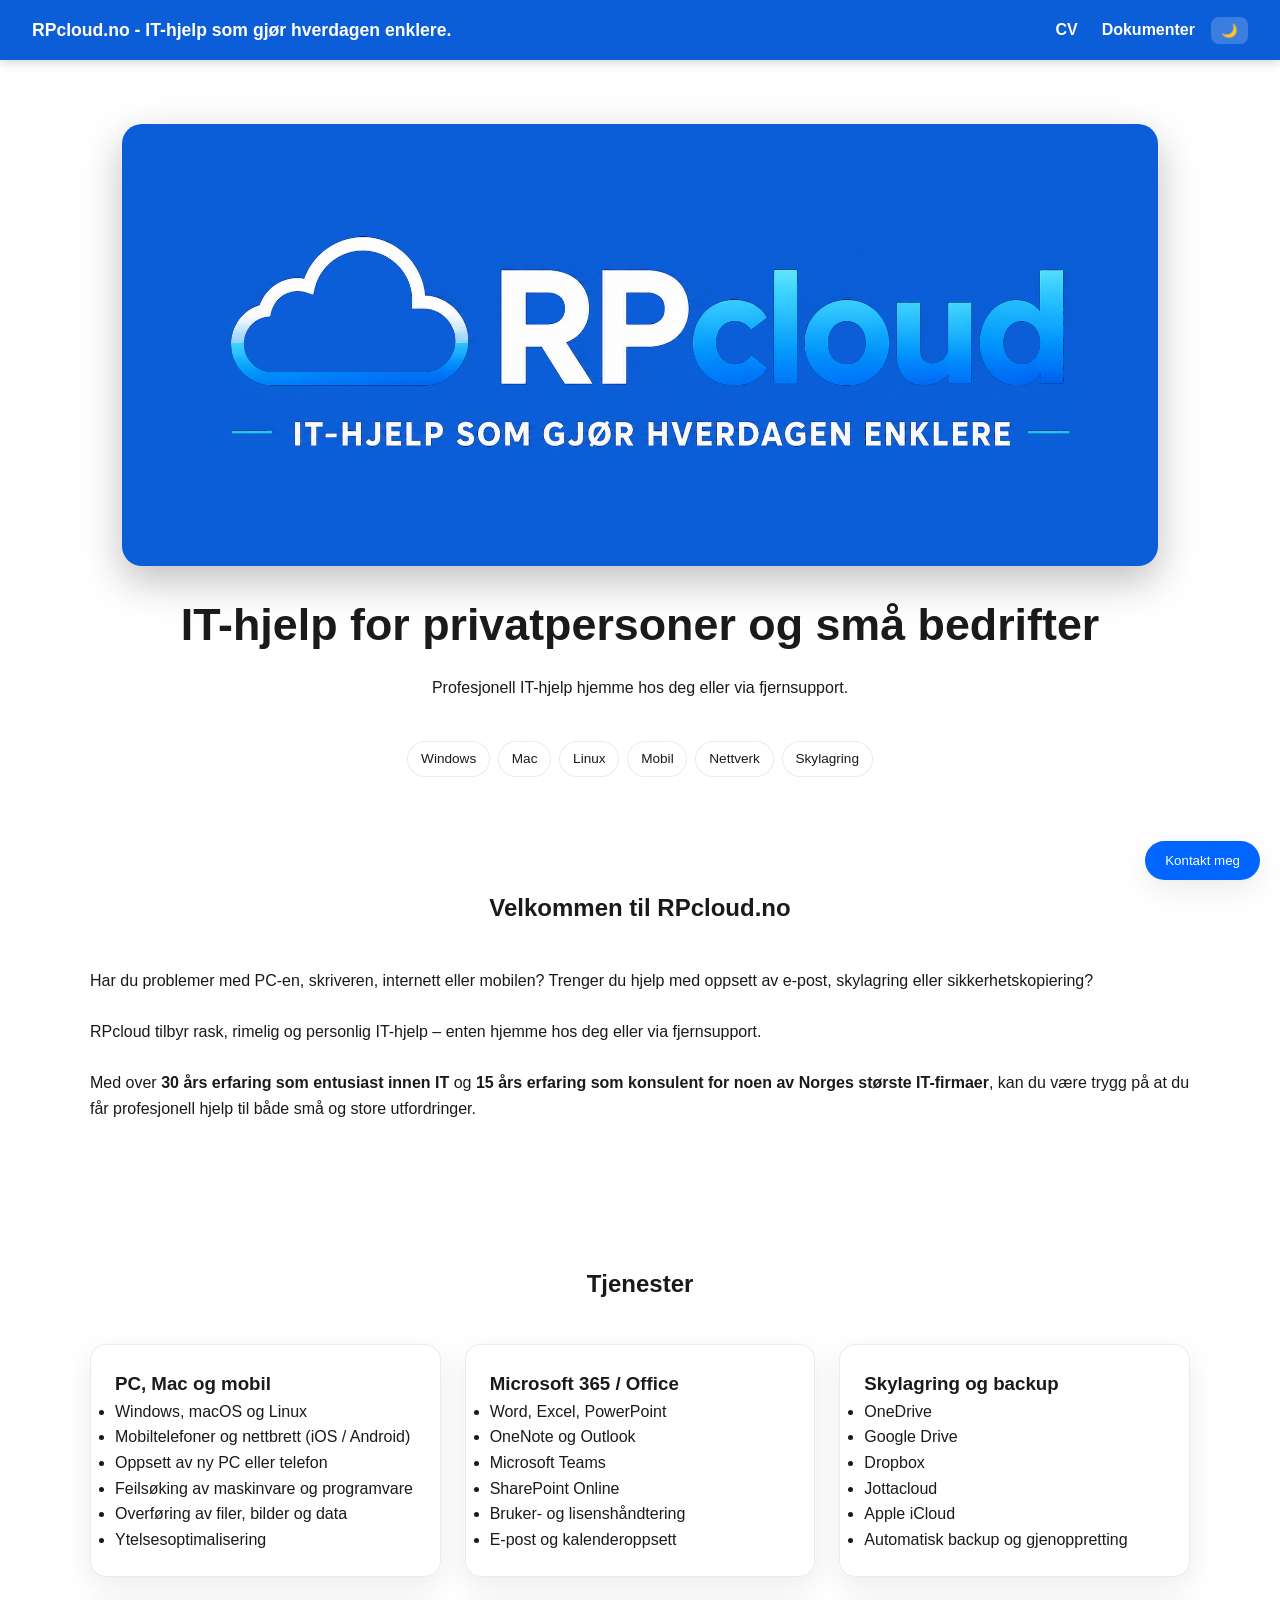
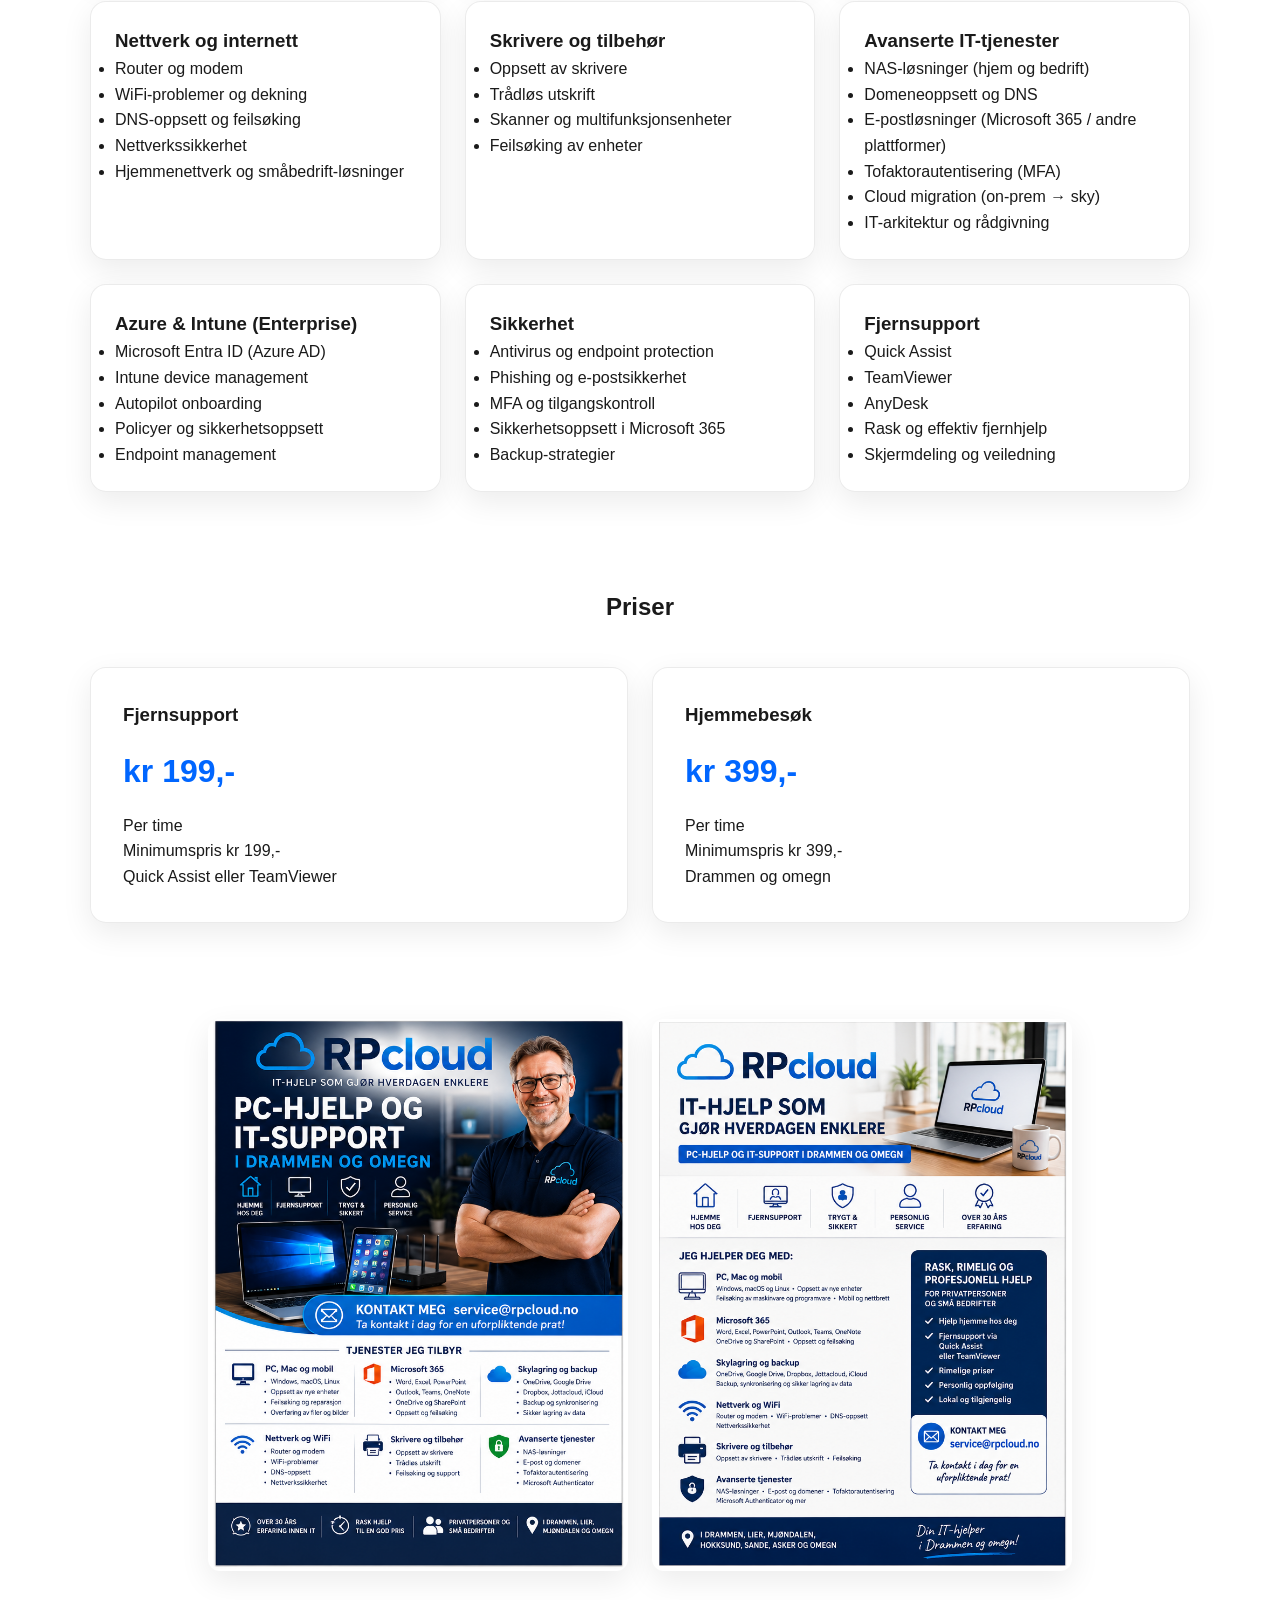
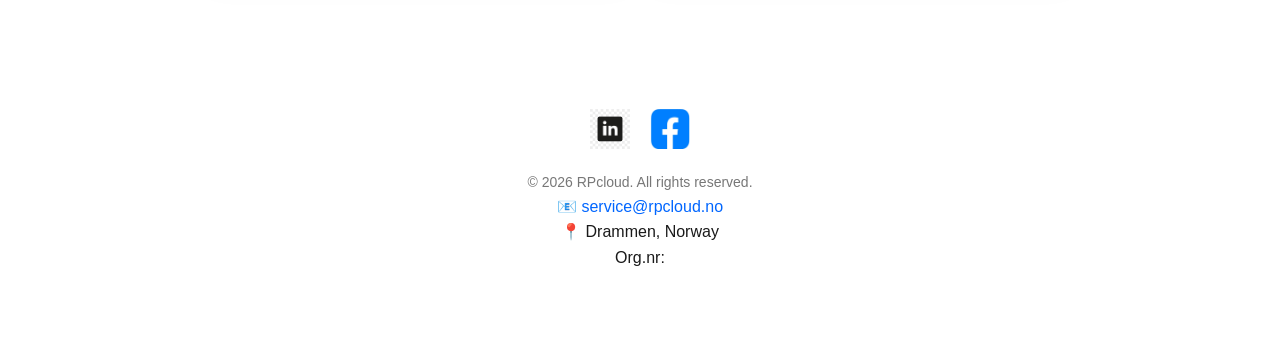
<file: index.html>
<!DOCTYPE html>
<html lang="en">

<head>

    <!-- META + PAGE SETTINGS -->
    <meta charset="UTF-8">
    <meta name="viewport" content="width=device-width, initial-scale=1.0">
    <meta name="viewport" content="width=device-width, initial-scale=1.0">

    <title>RPcloud.no | IT-hjelp for privatpersoner og små bedrifter</title>

    <link rel="icon" href="assets/favicon/favicon.png">

    <link rel="stylesheet" href="assets/css/styles.css">

    <!-- Open Graph / Social Sharing -->
    <meta property="og:title" content="RPcloud - IT-hjelp i Drammen">
    <meta property="og:description"
        content="Profesjonell IT-hjelp for PC, Mac, nettverk, skylagring og mer – hjemme hos deg eller via fjernsupport.">
    <meta property="og:type" content="website">
    <meta property="og:url" content="https://rpcloud.no/">
    <meta property="og:image" content="https://rpcloud.no/assets/img/branding/RPcloud_Blue_Trans.png">
    <meta property="og:image:width" content="1200">
    <meta property="og:image:height" content="630">

    <!-- Twitter Card -->
    <meta name="twitter:card" content="summary_large_image">
    <meta name="twitter:title" content="RPcloud - IT-hjelp i Drammen">
    <meta name="twitter:description" content="Profesjonell IT-hjelp for PC, Mac, nettverk, skylagring og mer.">
    <meta name="twitter:image" content="https://rpcloud.no/assets/img/branding/RPcloud_Blue_Trans.png">

</head>

<body>

    <!-- =========================================
        NAVBAR
    ========================================= -->

    <header class="navbar">

        <div class="logo">RPcloud.no - IT-hjelp som gjør hverdagen enklere.</div>

        <nav class="nav-links">
            <a href="pages/cv.html">CV</a>
            <a href="pages/documents.html">Dokumenter</a>
        </nav>

        <button id="theme-toggle">🌙</button>

    </header>


    <!-- =========================================
        HERO SECTION
    ========================================= -->

    <header class="hero">

        <div class="hero-inner container">

            <div class="logo-wrap">
                <img src="assets/img/branding/RPcloud_Blue_Trans.png" alt="RPcloud Logo" class="hero-logo">
            </div>

            <h1>IT-hjelp for privatpersoner og små bedrifter</h1>

            <p class="hero-subtitle">
                Profesjonell IT-hjelp hjemme hos deg eller via fjernsupport.
            </p>

            <div class="badges">
                <span>Windows</span>
                <span>Mac</span>
                <span>Linux</span>
                <span>Mobil</span>
                <span>Nettverk</span>
                <span>Skylagring</span>
            </div>

        </div>

    </header>


    <!-- =========================================
        ABOUT SECTION (UPDATED)
    ========================================= -->

    <section id="about" class="section container">

        <h2>Velkommen til RPcloud.no</h2>

        <div class="about">

            <p>
                Har du problemer med PC-en, skriveren, internett eller mobilen?
                Trenger du hjelp med oppsett av e-post, skylagring eller sikkerhetskopiering?
            </p>

            <br>

            <p>
                RPcloud tilbyr rask, rimelig og personlig IT-hjelp – enten hjemme hos deg eller via fjernsupport.
            </p>

            <br>


            <p>
                Med over <strong>30 års erfaring som entusiast innen IT</strong> og
                <strong>15 års erfaring som konsulent for noen av Norges største IT-firmaer</strong>,
                kan du være trygg på at du får profesjonell hjelp til både små og store utfordringer.
            </p>

        </div>

    </section>


    <!-- =========================================
        SERVICES SECTION
    ========================================= -->

    <section class="section container">


        <section class="section container">

            <h2>Tjenester</h2>

            <div class="cards">

                <div class="card">
                    <h3>PC, Mac og mobil</h3>
                    <ul>
                        <li>Windows, macOS og Linux</li>
                        <li>Mobiltelefoner og nettbrett (iOS / Android)</li>
                        <li>Oppsett av ny PC eller telefon</li>
                        <li>Feilsøking av maskinvare og programvare</li>
                        <li>Overføring av filer, bilder og data</li>
                        <li>Ytelsesoptimalisering</li>
                    </ul>
                </div>

                <div class="card">
                    <h3>Microsoft 365 / Office</h3>
                    <ul>
                        <li>Word, Excel, PowerPoint</li>
                        <li>OneNote og Outlook</li>
                        <li>Microsoft Teams</li>
                        <li>SharePoint Online</li>
                        <li>Bruker- og lisenshåndtering</li>
                        <li>E-post og kalenderoppsett</li>
                    </ul>
                </div>

                <div class="card">
                    <h3>Skylagring og backup</h3>
                    <ul>
                        <li>OneDrive</li>
                        <li>Google Drive</li>
                        <li>Dropbox</li>
                        <li>Jottacloud</li>
                        <li>Apple iCloud</li>
                        <li>Automatisk backup og gjenoppretting</li>
                    </ul>
                </div>

                <div class="card">
                    <h3>Nettverk og internett</h3>
                    <ul>
                        <li>Router og modem</li>
                        <li>WiFi-problemer og dekning</li>
                        <li>DNS-oppsett og feilsøking</li>
                        <li>Nettverkssikkerhet</li>
                        <li>Hjemmenettverk og småbedrift-løsninger</li>
                    </ul>
                </div>

                <div class="card">
                    <h3>Skrivere og tilbehør</h3>
                    <ul>
                        <li>Oppsett av skrivere</li>
                        <li>Trådløs utskrift</li>
                        <li>Skanner og multifunksjonsenheter</li>
                        <li>Feilsøking av enheter</li>
                    </ul>
                </div>

                <div class="card">
                    <h3>Avanserte IT-tjenester</h3>
                    <ul>
                        <li>NAS-løsninger (hjem og bedrift)</li>
                        <li>Domeneoppsett og DNS</li>
                        <li>E-postløsninger (Microsoft 365 / andre plattformer)</li>
                        <li>Tofaktorautentisering (MFA)</li>
                        <li>Cloud migration (on-prem → sky)</li>
                        <li>IT-arkitektur og rådgivning</li>
                    </ul>
                </div>

                <div class="card">
                    <h3>Azure & Intune (Enterprise)</h3>
                    <ul>
                        <li>Microsoft Entra ID (Azure AD)</li>
                        <li>Intune device management</li>
                        <li>Autopilot onboarding</li>
                        <li>Policyer og sikkerhetsoppsett</li>
                        <li>Endpoint management</li>
                    </ul>
                </div>

                <div class="card">
                    <h3>Sikkerhet</h3>
                    <ul>
                        <li>Antivirus og endpoint protection</li>
                        <li>Phishing og e-postsikkerhet</li>
                        <li>MFA og tilgangskontroll</li>
                        <li>Sikkerhetsoppsett i Microsoft 365</li>
                        <li>Backup-strategier</li>
                    </ul>
                </div>

                <div class="card">
                    <h3>Fjernsupport</h3>
                    <ul>
                        <li>Quick Assist</li>
                        <li>TeamViewer</li>
                        <li>AnyDesk</li>
                        <li>Rask og effektiv fjernhjelp</li>
                        <li>Skjermdeling og veiledning</li>
                    </ul>
                </div>

            </div>

        </section>
        <!-- =========================================
        PRICING SECTION
    ========================================= -->

        <section class="section container">

            <h2>Priser</h2>

            <div class="price-grid">

                <div class="price-box">
                    <h3>Fjernsupport</h3>
                    <div class="price">kr 199,-</div>
                    <p>Per time</p>
                    <p>Minimumspris kr 199,-</p>
                    <p>Quick Assist eller TeamViewer</p>
                </div>

                <div class="price-box">
                    <h3>Hjemmebesøk</h3>
                    <div class="price">kr 399,-</div>
                    <p>Per time</p>
                    <p>Minimumspris kr 399,-</p>
                    <p>Drammen og omegn</p>
                </div>

            </div>

        </section>


        <!-- =========================================
        IMAGE / PROMO SECTION
    ========================================= -->

        <section class="section container center">

            <img src="assets/img/ui/rpcloud-add01.png" class="gallery-image" alt="Promo 1">

            <img src="assets/img/ui/rpcloud-add02.png" class="gallery-image" alt="Promo 2">

        </section>


        <!-- =========================================
        FLOATING BUTTONS
    ========================================= -->

        <button id="scrollTopBtn">↑</button>

        <button id="contactBtn">Kontakt meg</button>


        <!-- =========================================
        CONTACT MODAL
    ========================================= -->

        <div id="contact-modal" class="modal">

            <div class="modal-content contact-modal">

                <h2>Kontakt meg</h2>

                <form class="contact-form" action="https://formspree.io/f/xnjylrqz" method="POST">

                    <div class="form-group">
                        <label>Name</label>
                        <input type="text" name="name" required>
                    </div>

                    <div class="form-group">
                        <label>Email</label>
                        <input type="email" name="email" required>
                    </div>

                    <div class="form-group">
                        <label>Message</label>
                        <textarea name="message" required></textarea>
                    </div>

                    <input type="hidden" name="_subject" value="New message from RPcloud.no">

                    <button type="submit" class="btn full-width">Send</button>

                </form>

                <button id="close-modal" class="btn secondary">Close</button>

            </div>

        </div>


        <!-- =========================================
        JS ENTRY
    ========================================= -->

        <script src="assets/js/main.js"></script>


        <footer class="site-footer">
            <div class="footer-icons">
                <a href="https://www.linkedin.com/in/rune-p-1a289059/" target="_blank" aria-label="LinkedIn">
                    <img src="assets/img/ui/linkedin-icon.png" alt="LinkedIn">
                </a>

                <a href="https://www.facebook.com/profile.php?id=61590900236320" target="_blank" aria-label="Facebook">
                    <img src="assets/img/ui/fb-icon.png" alt="Facebook">
                </a>

            </div>

            <div class="footer-copy">
                © 2026 RPcloud. All rights reserved.
            </div>
            <div class="footer-contact">
                <p>📧 <a href="mailto:service@rpcloud.no">service@rpcloud.no</a></p>
                <p>📍 Drammen, Norway</p>
                <p>Org.nr: </p>
            </div>
        </footer>
</body>

</html>
</file>
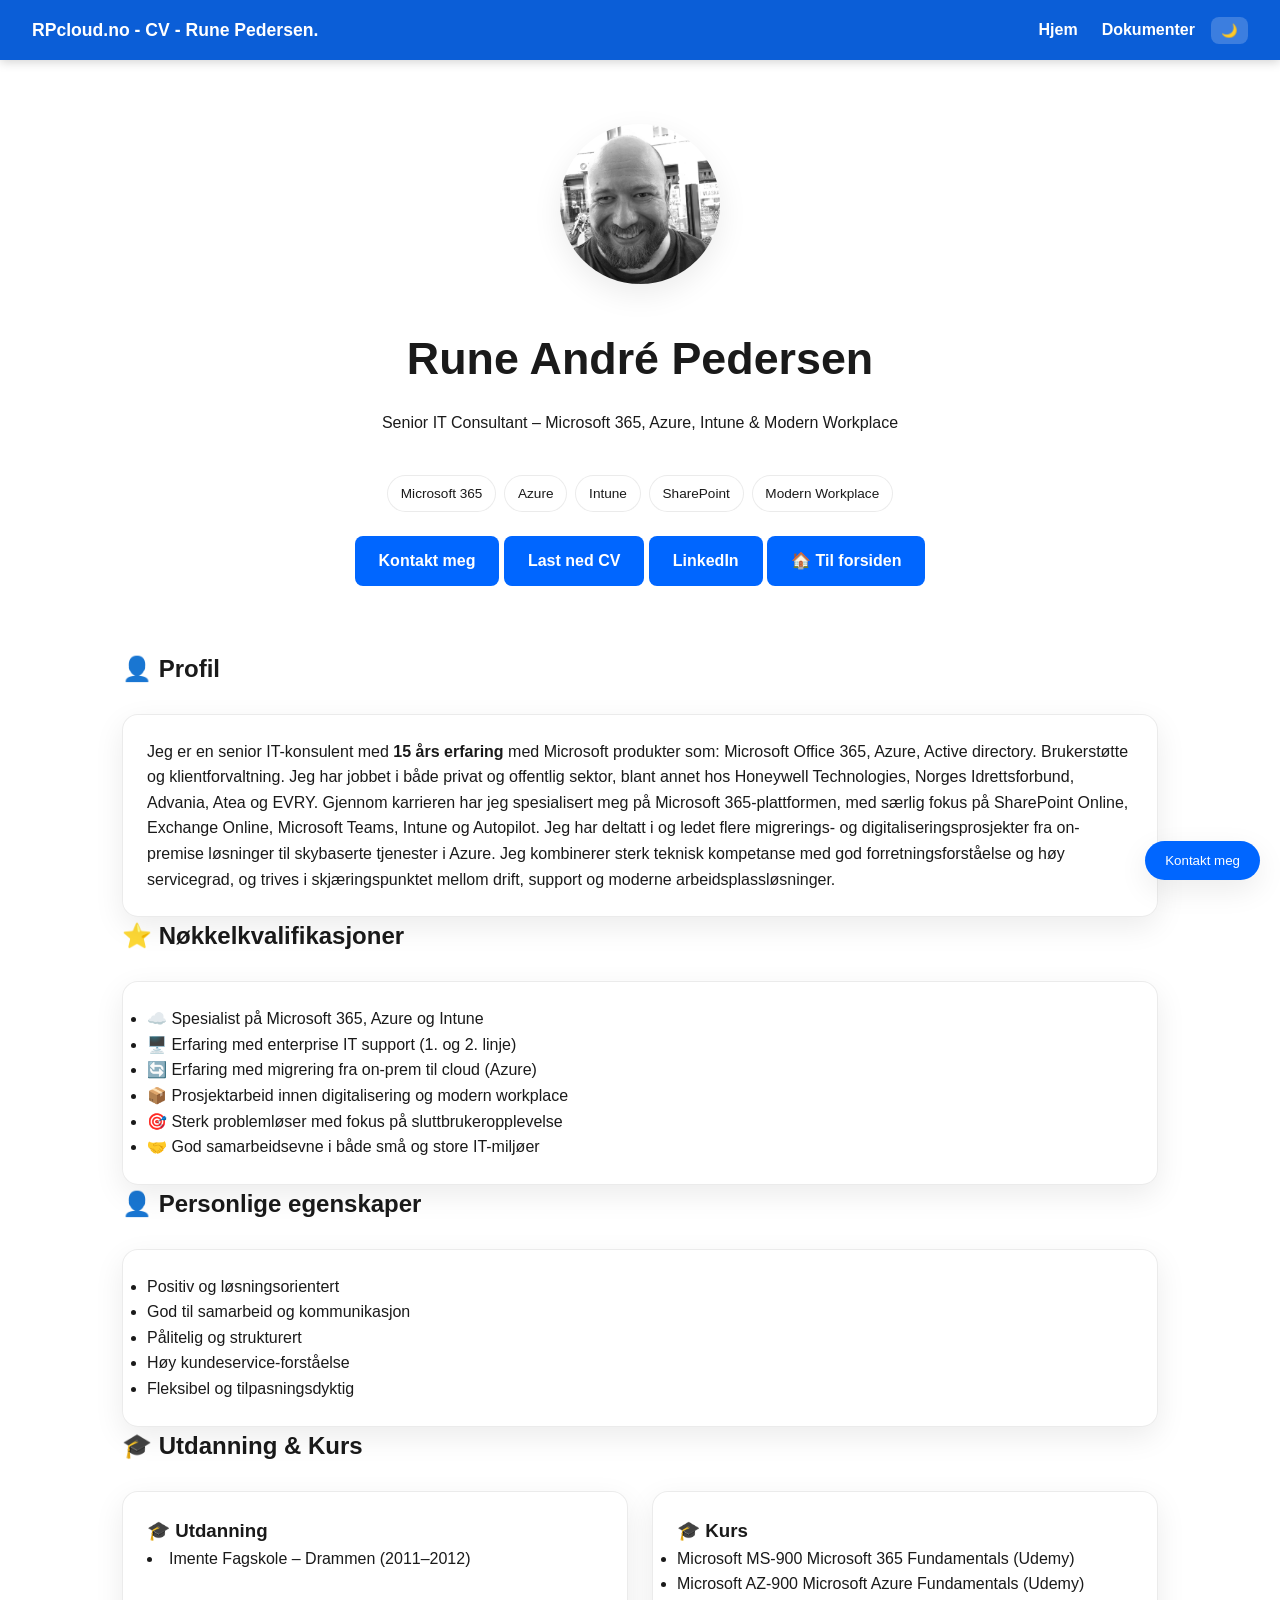
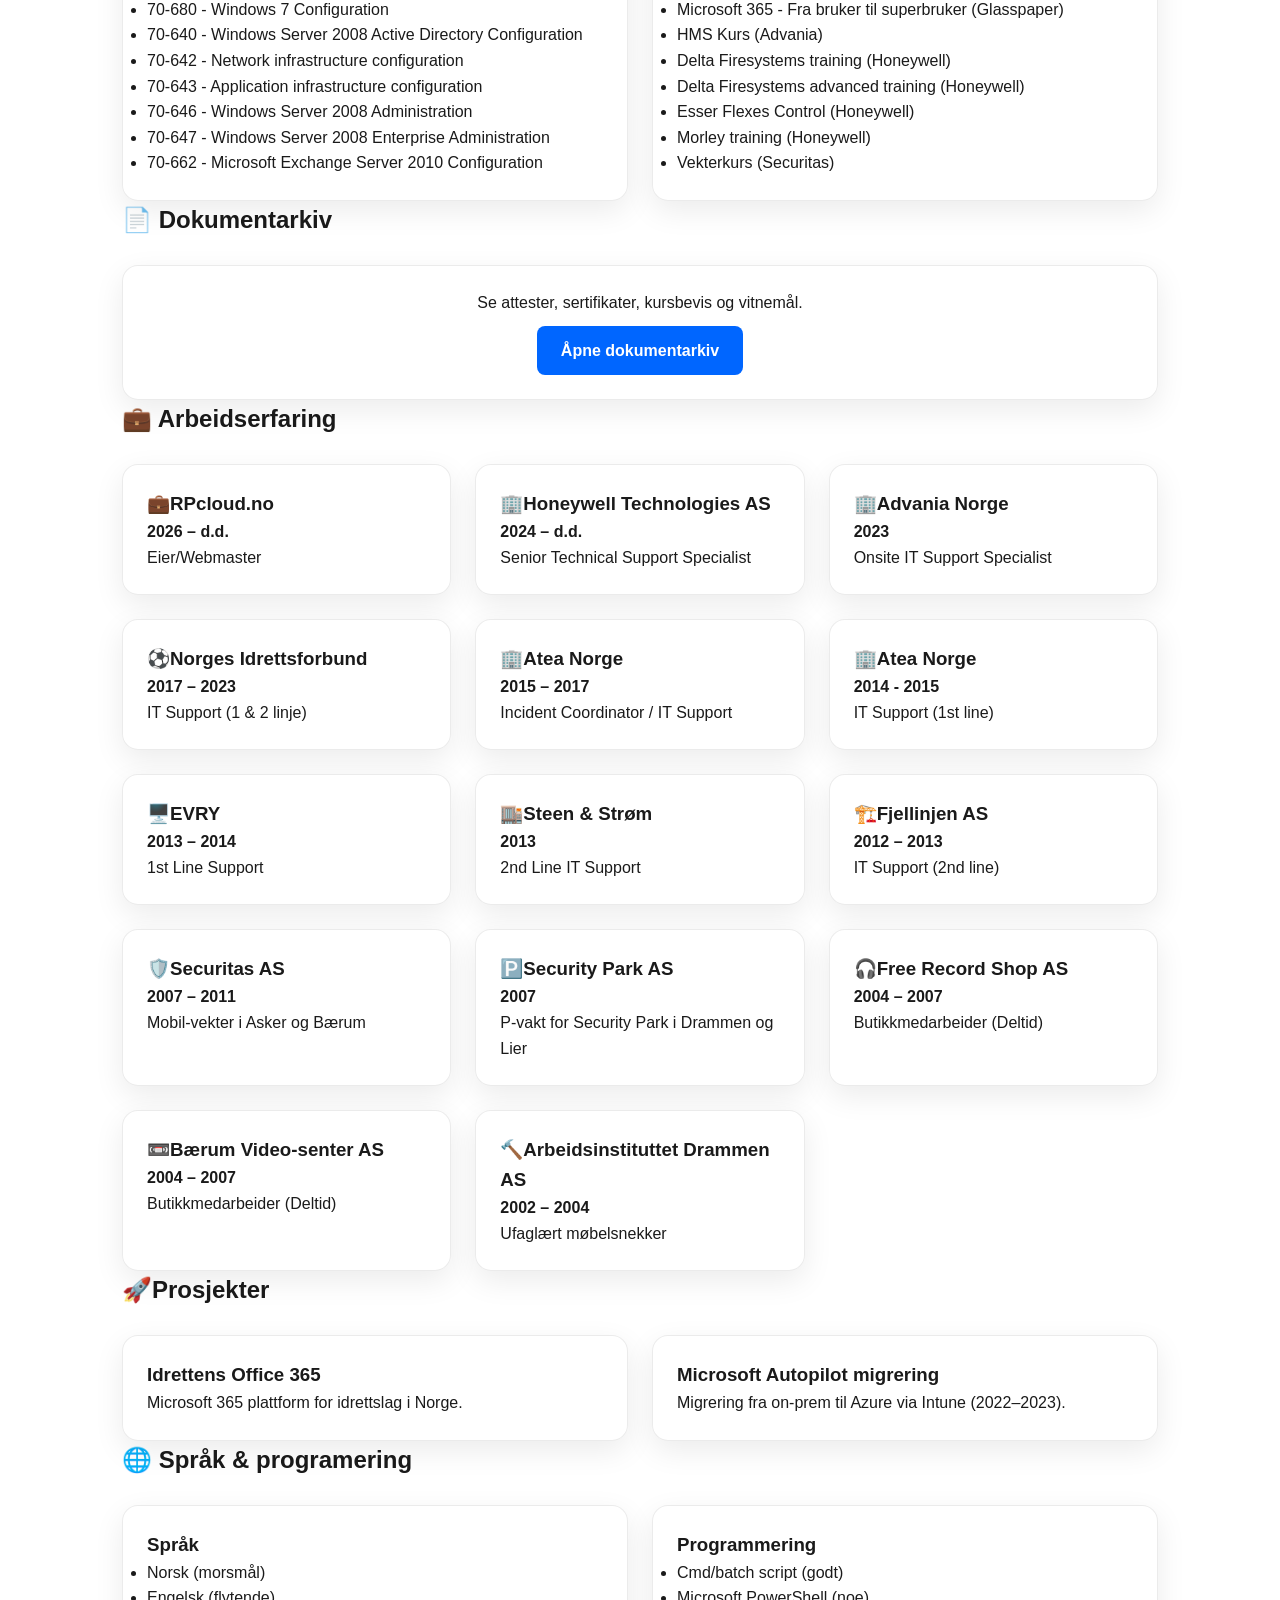
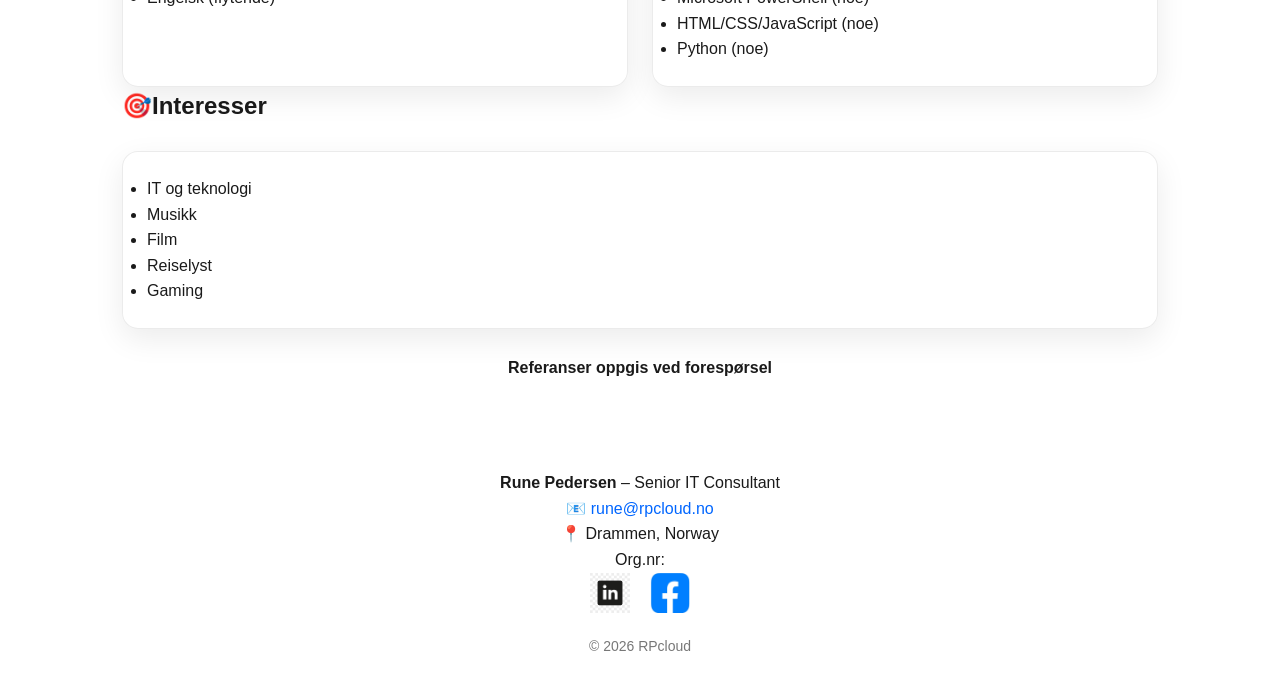
<file: pages/cv.html>
<!doctype html>
<html lang="no">
  <head>
    <meta name="viewport" content="width=device-width, initial-scale=1.0" />
    <meta charset="UTF-8" />
    <meta name="viewport" content="width=device-width, initial-scale=1.0" />

    <title>CV - Rune Pedersen</title>

    <link rel="icon" href="../assets/favicon/favicon.png" />
    <link rel="stylesheet" href="../assets/css/styles.css" />
  </head>

  <body>
    <!-- NAVBAR -->
    <header class="navbar">
      <div class="logo">RPcloud.no - CV - Rune Pedersen.</div>

      <nav class="nav-links">
        <a href="../index.html">Hjem</a>
        <a href="documents.html">Dokumenter</a>
      </nav>

      <button id="theme-toggle">🌙</button>
    </header>

    <!-- SCROLL TOP -->
    <button id="scrollTopBtn">↑</button>

    <!-- HERO -->
    <header class="hero">
      <div class="hero-inner container">
        <img
          src="../assets/img/personal/profile.jpg"
          alt="Rune André Pedersen"
          class="profile-image"
        />

        <h1>Rune André Pedersen</h1>

        <p>
          Senior IT Consultant – Microsoft 365, Azure, Intune & Modern Workplace
        </p>

        <div class="badges">
          <span>Microsoft 365</span>
          <span>Azure</span>
          <span>Intune</span>
          <span>SharePoint</span>
          <span>Modern Workplace</span>
        </div>

        <div class="hero-buttons">
          <a href="mailto:rune@rpcloud.no" class="btn">Kontakt meg</a>
          <a href="../assets/docs/cv.pdf" class="btn">Last ned CV</a>
          <a href="https://www.linkedin.com/in/rune-p-1a289059/" class="btn"
            >LinkedIn</a
          >
          <a href="../index.html" class="btn">🏠 Til forsiden</a>
        </div>
      </div>
    </header>

    <!-- PROFILE -->
    <section>
      <div class="container">
        <h2>👤 Profil</h2>
        <br />
        <div class="card">
          <p>
            Jeg er en senior IT-konsulent med
            <strong>15 års erfaring</strong> med Microsoft produkter som:
            Microsoft Office 365, Azure, Active directory. Brukerstøtte og
            klientforvaltning. Jeg har jobbet i både privat og offentlig sektor,
            blant annet hos Honeywell Technologies, Norges Idrettsforbund,
            Advania, Atea og EVRY. Gjennom karrieren har jeg spesialisert meg på
            Microsoft 365-plattformen, med særlig fokus på SharePoint Online,
            Exchange Online, Microsoft Teams, Intune og Autopilot. Jeg har
            deltatt i og ledet flere migrerings- og digitaliseringsprosjekter
            fra on-premise løsninger til skybaserte tjenester i Azure. Jeg
            kombinerer sterk teknisk kompetanse med god forretningsforståelse og
            høy servicegrad, og trives i skjæringspunktet mellom drift, support
            og moderne arbeidsplassløsninger.
          </p>
        </div>
      </div>
    </section>

    <!-- SUMMARY / HIGHLIGHTS -->
    <section>
      <div class="container">
        <h2>⭐ Nøkkelkvalifikasjoner</h2>
        <br />

        <div class="card">
          <ul>
            <li>☁️ Spesialist på Microsoft 365, Azure og Intune</li>
            <li>🖥️ Erfaring med enterprise IT support (1. og 2. linje)</li>
            <li>🔄 Erfaring med migrering fra on-prem til cloud (Azure)</li>
            <li>📦 Prosjektarbeid innen digitalisering og modern workplace</li>
            <li>🎯 Sterk problemløser med fokus på sluttbrukeropplevelse</li>
            <li>🤝 God samarbeidsevne i både små og store IT-miljøer</li>
          </ul>
        </div>
      </div>
    </section>

    <!-- PERSONAL QUALITIES -->
    <section>
      <div class="container">
        <h2>👤 Personlige egenskaper</h2>
        <br />
        <div class="card">
          <ul>
            <li>Positiv og løsningsorientert</li>
            <li>God til samarbeid og kommunikasjon</li>
            <li>Pålitelig og strukturert</li>
            <li>Høy kundeservice-forståelse</li>
            <li>Fleksibel og tilpasningsdyktig</li>
          </ul>
        </div>
      </div>
    </section>

    <!-- EDUCATION + COURSES -->
    <section>
      <div class="container">
        <h2>🎓 Utdanning & Kurs</h2>
        <br />
        <div class="cards">
          <div class="card">
            <h3>🎓 Utdanning</h3>
            <li>Imente Fagskole – Drammen (2011–2012)</li>
            <br />
            <ul>
              <li>70-680 - Windows 7 Configuration</li>
              <li>
                70-640 - Windows Server 2008 Active Directory Configuration
              </li>
              <li>70-642 - Network infrastructure configuration</li>
              <li>70-643 - Application infrastructure configuration</li>
              <li>70-646 - Windows Server 2008 Administration</li>
              <li>70-647 - Windows Server 2008 Enterprise Administration</li>
              <li>70-662 - Microsoft Exchange Server 2010 Configuration</li>
            </ul>
          </div>

          <div class="card">
            <h3>🎓 Kurs</h3>
            <ul>
              <li>Microsoft MS-900 Microsoft 365 Fundamentals (Udemy)</li>
              <li>Microsoft AZ-900 Microsoft Azure Fundamentals (Udemy)</li>
              <li>Microsoft 365 - Fra bruker til superbruker (Glasspaper)</li>
              <li>HMS Kurs (Advania)</li>
              <li>Delta Firesystems training (Honeywell)</li>
              <li>Delta Firesystems advanced training (Honeywell)</li>
              <li>Esser Flexes Control (Honeywell)</li>
              <li>Morley training (Honeywell)</li>
              <li>Vekterkurs (Securitas)</li>
            </ul>
          </div>
        </div>
      </div>
    </section>

    <!-- DOCUMENT SECTION (SEPARATE) -->
    <section>
      <div class="container">
        <h2>📄 Dokumentarkiv</h2>
        <br />
        <div class="card center cv-doc-card">
          <p>Se attester, sertifikater, kursbevis og vitnemål.</p>

          <a href="documents.html" class="btn"> Åpne dokumentarkiv </a>
        </div>
      </div>
    </section>

    <!-- WORK EXPERIENCE -->
    <section>
      <div class="container">
        <h2>💼 Arbeidserfaring</h2>
        <br />
        <div class="cards">
          <div
            class="card cv-item"
            data-title="RPcloud.no"
            data-text="2026 – d.d. | Eier/Webmaster og Senior IT Consultant"
          >
            <h3>💼RPcloud.no</h3>
            <p><strong>2026 – d.d.</strong></p>
            <p>Eier/Webmaster</p>
          </div>

          <!-- Next entry here -->

          <div
            class="card cv-item"
            data-title="Honeywell Technologies AS"
            data-text="2024 – d.d. | Senior Technical Support Specialist"
          >
            <h3>🏢Honeywell Technologies AS</h3>
            <p><strong>2024 – d.d.</strong></p>
            <p>Senior Technical Support Specialist</p>
          </div>

          <div
            class="card cv-item"
            data-title="Advania Norge"
            data-text="2023 | Onsite IT Support Specialist"
          >
            <h3>🏢Advania Norge</h3>
            <p><strong>2023</strong></p>
            <p>Onsite IT Support Specialist</p>
          </div>

          <div
            class="card cv-item"
            data-title="Norges Idrettsforbund"
            data-text="I oktober 2017 begynte jeg i IT-avdelingen hos Norges Idrettsforbund, hvor jeg hadde hovedansvar for intern IT-support for brukere i Idrettsforbundet, samt Idrettskretser, Idrettsråd og enkelte idrettslag i norsk idrett. Jeg jobbet primært med Microsoft SharePoint, Microsoft 365 og Microsoft Azure, og håndterte alt fra enkel brukerstøtte på Windows 10 og macOS til mer komplekse oppsett av Microsoft 365-løsninger som Teams, SharePoint og Exchange for blant annet Idrettskretser og Idrettsråd.

Saksbehandlingssystemet som ble brukt var ServiceNow, som jeg også har erfaring med fra tidligere roller, blant annet hos Atea. Jeg hadde i tillegg ansvar for produktet «Idrettens Office 365», en skybasert kontorplattform for idrettslag i norsk idrett, inkludert oppsett, drift og brukerstøtte."
          >
            <h3>⚽Norges Idrettsforbund</h3>
            <p><strong>2017 – 2023</strong></p>
            <p>IT Support (1 & 2 linje)</p>
          </div>

          <div
            class="card cv-item"
            data-title="Atea Norge"
            data-text="Hos Atea Norge ble jeg ansatt som 1. linje konsulent for kunden Tryg Forsikring AS. Jeg var en av fem konsulenter som bidro til å etablere, strukturere og drifte servicedesken i samarbeid med kunde og partnere. Hoveddelen av arbeidet besto av håndtering av service requests og incidents for Trygs brukere i Norge, hvor majoriteten benyttet Citrix-baserte løsninger.

Arbeidsoppgavene spente fra førstelinjesupport på Citrix og kundespesifikke applikasjoner til profilhåndtering, konfigurasjon av skrivere og skannere, samt support på IP-telefoni. I tillegg støttet jeg kundens e-postsystem (IBM Lotus Notes) og Microsoft Office-pakken (versjon 2003–2013). Jeg hadde også ansvar for oppsett og installasjon av Symantec Backup Exec 2015-server, samt daglig drift av denne.

I juni 2015 ble jeg utnevnt til Incident Coordinator for Tryg Norges 1. linje hos Atea Norge. I denne rollen hadde jeg ansvar for oppfølging og koordinering av backlog og henvendelser i samarbeid med partnere. Dette inkluderte håndtering av saker med varierende alvorlighetsgrad, fra P4-saker til kritiske hendelser på P1- og P2-nivå."
          >
            <h3>🏢Atea Norge</h3>
            <p><strong>2015 – 2017</strong></p>
            <p>Incident Coordinator / IT Support</p>
          </div>

          <div
            class="card cv-item"
            data-title="Atea Norge"
            data-text="Hos Atea Norge ble jeg ansatt som 1. linje konsulent for kunden Tryg Forsikring AS. Jeg var en av fem konsulenter som bidro til å etablere, strukturere og drifte servicedesken i samarbeid med kunde og partnere. Hoveddelen av arbeidet besto av håndtering av service requests og incidents for Trygs brukere i Norge, hvor majoriteten benyttet Citrix-baserte løsninger.

Arbeidsoppgavene spente fra førstelinjesupport på Citrix og kundespesifikke applikasjoner til profilhåndtering, konfigurasjon av skrivere og skannere, samt support på IP-telefoni. I tillegg støttet jeg kundens e-postsystem (IBM Lotus Notes) og Microsoft Office-pakken (versjon 2003–2013). Jeg hadde også ansvar for oppsett og installasjon av Symantec Backup Exec 2015-server, samt daglig drift av denne.

I juni 2015 ble jeg utnevnt til Incident Coordinator for Tryg Norges 1. linje hos Atea Norge. I denne rollen hadde jeg ansvar for oppfølging og koordinering av backlog og henvendelser i samarbeid med partnere. Dette inkluderte håndtering av saker med varierende alvorlighetsgrad, fra P4-saker til kritiske hendelser på P1- og P2-nivå."
          >
            <h3>🏢Atea Norge</h3>
            <p><strong>2014 - 2015</strong></p>
            <p>IT Support (1st line)</p>
          </div>

          <div
            class="card cv-item"
            data-title="EVRY"
            data-text="Hos EVRY ASA arbeidet jeg i førstelinjesupport, hvor hovedoppgavene besto av enkel brukerstøtte og brukeradministrasjon, samt grunnleggende oppgaver knyttet til Citrix-miljøer. I tillegg hadde jeg ansvar for registrering, prioritering og viderefordeling av supporthenvendelser til 2. og 3. linje."
          >
            <h3>🖥️EVRY</h3>
            <p><strong>2013 – 2014</strong></p>
            <p>1st Line Support</p>
          </div>

          <div
            class="card cv-item"
            data-title="Steen & Strøm"
            data-text="Hos Steen & Strøm jobbet jeg i 2. linje support, hvor jeg håndterte et bredt spekter av oppgaver innen drift og brukerstøtte. Arbeidet omfattet blant annet brukeradministrasjon, mailbox-migrering og flytting av brukere og personlige filer mellom flere domener (trust).

Jeg jobbet også med scripting i CMD og PowerShell, oppsett av nye servere på Windows Server R2, samt enkelte servermiljøer i VMware. Videre hadde jeg ansvar for utrulling av programvare via Group Policy, gjenoppretting av korrupte PST-filer og generell systemstøtte.

I tillegg utførte jeg on-site support for Steen & Strøms interne brukere, med oppgaver som spente fra enkel filhåndtering til support på Microsoft Office 2010/2013, Lync, macOS, samt mobile enheter som iPhone og Android."
          >
            <h3>🏬Steen & Strøm</h3>
            <p><strong>2013</strong></p>
            <p>2nd Line IT Support</p>
          </div>

          <div
            class="card cv-item"
            data-title="Fjellinjen AS"
            data-text="Hos Fjellinjen arbeidet jeg i førstelinjesupport, hvor jeg håndterte et bredt spekter av oppgaver innen brukeradministrasjon og drift. Dette inkluderte opprettelse og vedlikehold av brukere i Active Directory, administrasjon av NTFS-rettigheter, gruppemedlemskap og Group Policy-objekter.

Jeg arbeidet også med e-postadministrasjon i Exchange Server 2007/2010, inkludert opprettelse og vedlikehold av distribusjonsgrupper. I tillegg hadde jeg ansvar for grunnleggende Citrix-administrasjon og tilhørende brukerstøtte.&#10;"
          >
            <h3>🏗️Fjellinjen AS</h3>
            <p><strong>2012 – 2013</strong></p>
            <p>IT Support (2nd line)</p>
          </div>

          <div
            class="card cv-item"
            data-title="Securitas AS"
            data-text="Mobil-vekter i Asker og Bærum"
          >
            <h3>🛡️Securitas AS</h3>
            <p><strong>2007 – 2011</strong></p>
            <p>Mobil-vekter i Asker og Bærum</p>
          </div>

          <div
            class="card cv-item"
            data-title="Security Park"
            data-text="2007 | P-vakt for Security Park i Drammen og Lier"
          >
            <h3>🅿️Security Park AS</h3>
            <p><strong>2007</strong></p>
            <p>P-vakt for Security Park i Drammen og Lier</p>
          </div>

          <div
            class="card cv-item"
            data-title="Free Record Shop AS"
            data-text="2004 - 2007 Butikkmedarbeider hos Free Record Shop i Drammen og Asker (Deltid)"
          >
            <h3>🎧Free Record Shop AS</h3>
            <p><strong>2004 – 2007</strong></p>
            <p>Butikkmedarbeider (Deltid)</p>
          </div>

          <div
            class="card cv-item"
            data-title="Bærum Video-senter AS"
            data-text="2004 - 2007 Butikkmedarbeider hos Bærum Video-senter AS i Drammen og Asker (Deltid)"
          >
            <h3>📼Bærum Video-senter AS</h3>
            <p><strong>2004 – 2007</strong></p>
            <p>Butikkmedarbeider (Deltid)</p>
          </div>

          <div
            class="card cv-item"
            data-title="Arbeidsinstituttet Drammen AS"
            data-text="2002 - 2004 - Ufaglært møbelsnekker"
          >
            <h3>🔨Arbeidsinstituttet Drammen AS</h3>
            <p><strong>2002 – 2004</strong></p>
            <p>Ufaglært møbelsnekker</p>
          </div>
        </div>
      </div>
    </section>

    <!-- PROJECTS -->
    <section>
      <div class="container">
        <h2>🚀Prosjekter</h2>
        <br />
        <div class="cards">
          <div
            class="card cv-item"
            data-title="Idrettens Office 365"
            data-text="Idrettens Office 365 er Norges Idrettsforbunds (NIF) digitale plattformtilbud til idrettslag, klubber og idrettsråd i Norge. Løsningen ble relansert av NIF i 2018, og jeg har vært involvert fra planleggingsfasen til utrulling, migrering og onboarding av eksisterende brukere og organisasjoner.

Formålet med løsningen er å gi idrettslag og klubber tilgang til digitale samhandlingsverktøy som møteromsløsninger og digitalt filarkiv. Plattformen bidrar også til effektiv overføring av informasjon og dokumentasjon ved utskiftning av styremedlemmer, ved å sikre enkel tilgang til historikk og tidligere dokumenter.

Jeg har vært involvert i prosjektet fra overlevering fra Atea i 2018 og frem til i dag, med hovedansvar innen 1. og 2. linjesupport knyttet til oppsett, drift og brukerstøtte av løsningen mot klubbene og brukerne. Dette inkluderer oppsett av rollebaserte brukerkontoer, domene- og DNS-konfigurasjon for e-postflyt, samt feilsøking og support knyttet til Microsoft Teams, SharePoint, Exchange Online og Microsoft 365-plattformen generelt."
          >
            <h3>Idrettens Office 365</h3>
            <p>Microsoft 365 plattform for idrettslag i Norge.</p>
          </div>

          <div
            class="card cv-item"
            data-title="Microsoft Autopilot migrering"
            data-text="Jeg arbeidet i seks måneder med migrering av klienter fra on-premise løsninger til Azure for Norges Idrettsforbund. Arbeidet besto hovedsakelig av utrulling og klargjøring av enheter ved bruk av Microsoft Intune og Microsoft Autopilot, samt tilhørende konfigurasjon og oppsett av moderne klientadministrasjon (2000 brukere/klienter)."
          >
            <h3>Microsoft Autopilot migrering</h3>
            <p>Migrering fra on-prem til Azure via Intune (2022–2023).</p>
          </div>
        </div>
      </div>
    </section>

    <section>
      <div class="container">
        <h2>🌐 Språk & programering</h2>
        <br />

        <div class="card-grid">
          <div class="card">
            <h3>Språk</h3>
            <ul>
              <li>Norsk (morsmål)</li>
              <li>Engelsk (flytende)</li>
            </ul>
          </div>

          <div class="card">
            <h3>Programmering</h3>
            <ul>
              <li>Cmd/batch script (godt)</li>
              <li>Microsoft PowerShell (noe)</li>
              <li>HTML/CSS/JavaScript (noe)</li>
              <li>Python (noe)</li>
            </ul>
          </div>
        </div>
      </div>
    </section>

    <section>
      <div class="container">
        <h2>🎯Interesser</h2>
        <br />
        <div class="card">
          <ul>
            <li>IT og teknologi</li>
            <li>Musikk</li>
            <li>Film</li>
            <li>Reiselyst</li>
            <li>Gaming</li>
          </ul>
        </div>
        <br />
        <div style="text-align: center">
          <strong>Referanser oppgis ved forespørsel</strong>
        </div>
      </div>
    </section>

    <!-- MODAL -->
    <div id="cv-modal" class="modal">
      <div class="modal-content contact-modal">
        <h2 id="cv-modal-title"></h2>
        <p id="cv-modal-text"></p>

        <button id="cv-modal-close" class="btn secondary">Lukk</button>
      </div>
    </div>

    <!-- CONTACT -->
    <button id="contactBtn">Kontakt meg</button>

    <div id="contact-modal" class="modal">
      <div class="modal-content contact-modal">
        <h2>Kontakt meg</h2>

        <form
          class="contact-form"
          action="https://formspree.io/f/mlgygzgq"
          method="POST"
        >
          <div class="form-group">
            <label>Name</label>
            <input type="text" name="name" required />
          </div>

          <div class="form-group">
            <label>Email</label>
            <input type="email" name="email" required />
          </div>

          <div class="form-group">
            <label>Message</label>
            <textarea name="message" required></textarea>
          </div>

          <input
            type="hidden"
            name="_subject"
            value="New message from RPcloud.no"
          />

          <button type="submit" class="btn full-width">Send</button>
        </form>

        <button id="close-modal" class="btn secondary">Close</button>
      </div>
    </div>

    <!-- FOOTER -->
    <footer class="site-footer">
      <div class="container">
        <div class="footer-brand">
          <strong>Rune Pedersen</strong> – Senior IT Consultant
        </div>

        <div class="footer-contact">
          <p>📧 <a href="mailto:rune@rpcloud.no">rune@rpcloud.no</a></p>
          <p>📍 Drammen, Norway</p>
          <p>Org.nr:</p>
        </div>

        <div class="footer-icons">
          <a
            href="https://www.linkedin.com/in/rune-p-1a289059/"
            target="_blank"
          >
            <img src="../assets/img/ui/linkedin-icon.png" />
          </a>

          <a
            href="https://www.facebook.com/profile.php?id=61590900236320"
            target="_blank"
          >
            <img src="../assets/img/ui/fb-icon.png" />
          </a>
        </div>

        <p class="footer-copy">© 2026 RPcloud</p>
      </div>
    </footer>

    <script src="../assets/js/main.js" defer></script>
  </body>
</html>
</file>
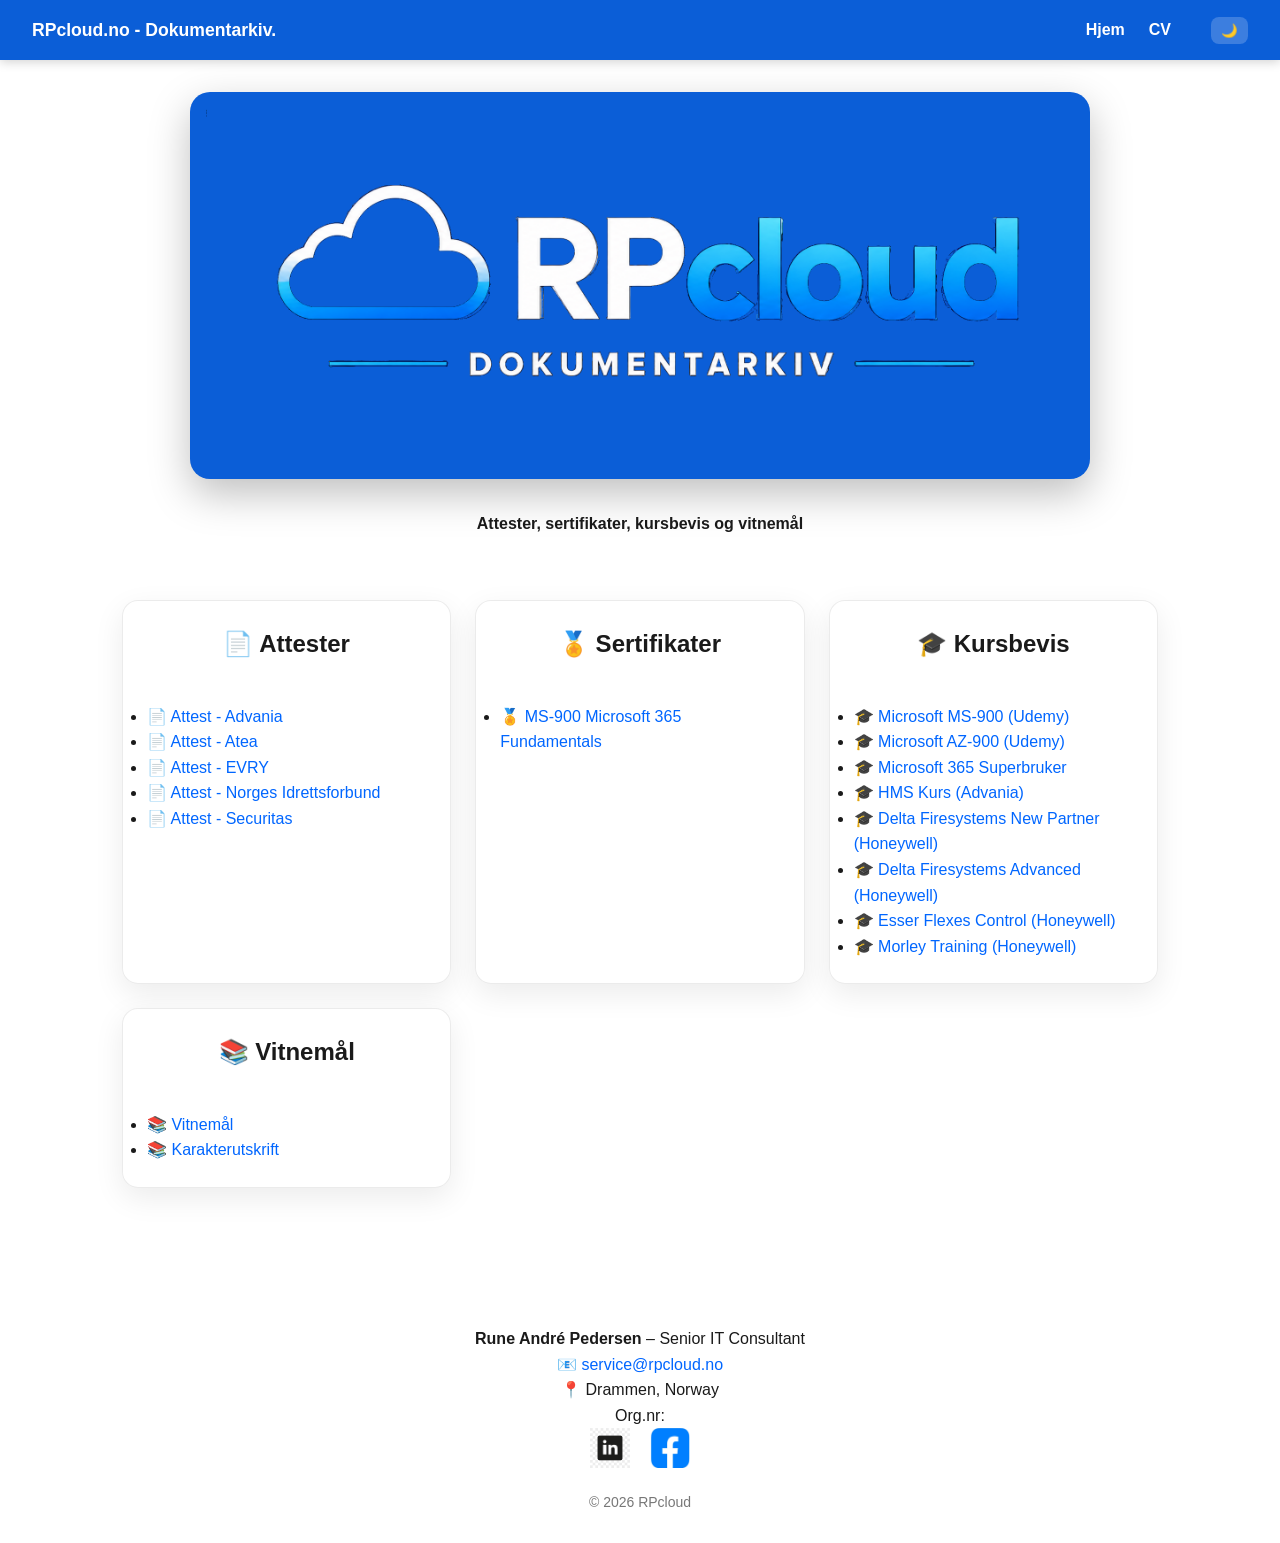
<file: pages/documents.html>
<!DOCTYPE html>
<html lang="no">

<head>
    <meta charset="UTF-8">
    <meta name="viewport" content="width=device-width, initial-scale=1.0">
    <meta name="viewport" content="width=device-width, initial-scale=1.0">

    <title>Dokumenter - RPcloud</title>

    <link rel="icon" href="../assets/favicon/favicon.png">

    <!-- FIXED PATH -->
    <link rel="stylesheet" href="../assets/css/styles.css">
</head>

<body class="docs-page">

    <nav class="navbar">
        <div class="logo">
            <div class="logo">RPcloud.no - Dokumentarkiv.</div>
        </div>

        <div class="nav-links">
            <a href="../index.html">Hjem</a>
            <a href="cv.html">CV</a>

            <button id="theme-toggle">🌙</button>
        </div>
    </nav>

    <button id="scrollTopBtn" class="top-button">↑</button>

    <header class="hero">
        <div class="hero-inner">

            <div class="logo-wrap">
                <img src="../assets/img/branding/doku-logo.png" alt="doku-logo" class="hero-logo">
            </div>


            <strong>Attester, sertifikater, kursbevis og vitnemål</strong>

        </div>
    </header>

    <section class="section">
        <div class="container">
            <div class="cards">

                <div class="card">
                    <h2>📄 Attester</h2>
                    <ul>
                        <li>📄 <a href="../assets/docs/attester/attest-advania.pdf" target="_blank">Attest - Advania</a>
                        </li>
                        <li>📄 <a href="../assets/docs/attester/attest-atea.pdf" target="_blank">Attest - Atea</a></li>
                        <li>📄 <a href="../assets/docs/attester/attest-evry.pdf" target="_blank">Attest - EVRY</a></li>
                        <li>📄 <a href="../assets/docs/attester/attest-nif.pdf" target="_blank">Attest - Norges
                                Idrettsforbund</a></li>
                        <li>📄 <a href="../assets/docs/attester/attest-securitas.pdf" target="_blank">Attest -
                                Securitas</a></li>
                    </ul>
                </div>

                <div class="card">
                    <h2>🏅 Sertifikater</h2>
                    <ul>
                        <li>🏅 <a href="../assets/docs/sertifikater/ms900.pdf" target="_blank">MS-900 Microsoft 365
                                Fundamentals</a></li>
                    </ul>
                </div>

                <div class="card">
                    <h2>🎓 Kursbevis</h2>
                    <ul>
                        <li>🎓 <a href="../assets/docs/kursbevis/ms900.pdf" target="_blank">Microsoft MS-900 (Udemy)</a>
                        </li>
                        <li>🎓 <a href="../assets/docs/kursbevis/az900.pdf" target="_blank">Microsoft AZ-900 (Udemy)</a>
                        </li>
                        <li>🎓 <a href="../assets/docs/kursbevis/O365.pdf" target="_blank">Microsoft 365 Superbruker</a>
                        </li>
                        <li>🎓 <a href="../assets/docs/kursbevis/hms.pdf" target="_blank">HMS Kurs (Advania)</a></li>
                        <li>🎓 <a href="../assets/docs/kursbevis/newpartner.pdf" target="_blank">Delta Firesystems New
                                Partner (Honeywell)</a></li>
                        <li>🎓 <a href="../assets/docs/kursbevis/deltaadvanced.pdf" target="_blank">Delta Firesystems
                                Advanced (Honeywell)</a></li>
                        <li>🎓 <a href="../assets/docs/kursbevis/flexess.pdf" target="_blank">Esser Flexes Control
                                (Honeywell)</a></li>
                        <li>🎓 <a href="../assets/docs/kursbevis/moreley.pdf" target="_blank">Morley Training
                                (Honeywell)</a></li>
                    </ul>
                </div>

                <div class="card">
                    <h2>📚 Vitnemål</h2>
                    <ul>
                        <li>📚 <a href="../assets/docs/vitnemal/vitnemal.pdf" target="_blank">Vitnemål</a></li>
                        <li>📚 <a href="../assets/docs/vitnemal/karakterutskrift.pdf"
                                target="_blank">Karakterutskrift</a></li>
                    </ul>
                </div>

            </div>
    </section>

    <footer class="site-footer">
        <div class="container">

            <div class="footer-brand">
                <strong>Rune André Pedersen</strong> – Senior IT Consultant
            </div>

            <div class="footer-contact">
                <p>📧 <a href="mailto:service@rpcloud.no">service@rpcloud.no</a></p>
                <p>📍 Drammen, Norway</p>
                <p>Org.nr: </p>
            </div>

            <div class="footer-icons">

                <a href="https://www.linkedin.com/in/rune-p-1a289059/" target="_blank" rel="noopener noreferrer"
                    title="LinkedIn">
                    <img src="../assets/img/ui/linkedin-icon.png" alt="LinkedIn">
                </a>

                <a href="https://www.facebook.com/profile.php?id=61590900236320" target="_blank"
                    rel="noopener noreferrer" title="Facebook">
                    <img src="../assets/img/ui/fb-icon.png" alt="Facebook">
                </a>

            </div>

            <p class="footer-copy">
                © 2026 RPcloud
            </p>

        </div>
    </footer>

    <script src="../assets/js/main.js" defer></script>

</body>

</html>
</file>
<file: assets/css/styles.css>
/* =========================================
   DESIGN SYSTEM / GLOBAL VARIABLES
   - Central place for colors, spacing, effects
   - Only theme-related variables live here
========================================= */

:root {
    --bg: #ffffff;
    --text: #1a1a1a;

    /* Card system */
    --card: rgba(255, 255, 255, 0.7);
    --border: rgba(0, 0, 0, 0.08);

    /* Accent */
    --accent: #0066ff;

    /* UI constants */
    --radius: 16px;
    --shadow: 0 10px 30px rgba(0,0,0,0.08);

    /* Blur */
    --blur: blur(12px);

    /* NAVBAR BRAND (fixed color) */
    --brand: #0b5ed7;
}


/* =========================================
   DARK MODE
========================================= */

[data-theme="dark"] {
    --bg: #0f1115;
    --text: #f5f5f5;

    --card: rgba(30, 30, 30, 0.6);
    --border: rgba(255, 255, 255, 0.08);

    --accent: #4da3ff;

    --shadow: 0 10px 30px rgba(0,0,0,0.4);
}


/* =========================================
   RESET
========================================= */

* {
    margin: 0;
    padding: 0;
    box-sizing: border-box;
}


/* =========================================
   BODY
========================================= */

body {
    font-family: Arial, sans-serif;

    background: var(--bg);
    color: var(--text);

    line-height: 1.6;

    transition: background 0.3s ease, color 0.3s ease;
}


/* =========================================
   NAVBAR (ALWAYS BRAND BLUE)
========================================= */

.navbar {
    position: sticky;
    top: 0;
    z-index: 1000;

    display: flex;
    align-items: center;

    padding: 1rem 2rem;

    background: var(--brand);
    color: white;

    box-shadow: 0 2px 10px rgba(0,0,0,0.18);
    transition: box-shadow 0.3s ease;
}

.navbar.scrolled {
    box-shadow: 0 6px 20px rgba(0,0,0,0.25);
}


/* Logo */
.logo {
    font-weight: bold;
    font-size: 1.1rem;
    color: white;
}


/* Nav links */
.nav-links {
    display: flex;
    gap: 1.5rem;
    margin-left: auto;
}

.nav-links a {
    color: white !important;
    text-decoration: none;
    font-weight: bold;
    transition: opacity 0.2s ease;
}

.nav-links a:hover {
    opacity: 0.75;
}


/* Theme toggle */
#theme-toggle {
    margin-left: 1rem;

    background: rgba(255,255,255,0.2);
    border: none;

    color: white;

    padding: 6px 10px;
    border-radius: 8px;

    cursor: pointer;
}

#theme-toggle:hover {
    background: rgba(255,255,255,0.3);
}


/* =========================================
   HERO
========================================= */

.hero {
    min-height: 50vh;

    display: flex;
    justify-content: center;
    align-items: flex-start;

    padding: 4rem 2rem;
}

.hero-inner {
    display: flex;
    flex-direction: column;
    align-items: center;
    text-align: center;

    gap: 1.5rem;
    max-width: 900px;
}

.hero h1 {
    font-size: 2.8rem;
    line-height: 1.2;
}


/* =========================================
   HERO LOGO (FLOATING CARD)
========================================= */

.hero-logo {
    width: 100%;
    max-width: 520px;
    height: auto;

    padding: 1rem;

    background: var(--brand);

    border-radius: 20px;

    box-shadow: 0 15px 40px rgba(0,0,0,0.25);

    animation: floatCard 6s ease-in-out infinite;

    transition: transform 0.3s ease;
}

.hero-logo:hover {
    transform: translateY(-6px) scale(1.02);
}


/* Floating animation */
@keyframes floatCard {
    0% { transform: translateY(0); }
    50% { transform: translateY(-10px); }
    100% { transform: translateY(0); }
}

/* PROFILE IMAGE - circular + centered */
.profile-image {
    width: 160px;
    height: 160px;
    border-radius: 50%;
    object-fit: cover;
    display: block;
    margin: 0 auto 1.5rem auto;
    box-shadow: var(--shadow);
}

/* =========================================
   SECTION TITLE FIX (IMPORTANT)
   - Centers "Tjenester", "Priser", etc.
========================================= */

.section h2 {
    text-align: center;
    margin-bottom: 2.5rem;
}


/* =========================================
   BADGES
========================================= */

.badges {
    display: flex;
    flex-wrap: wrap;
    gap: 0.5rem;
    justify-content: center;
    margin-top: 1rem;
}

.badges span {
    background: var(--card);
    border: 1px solid var(--border);

    padding: 0.4rem 0.8rem;
    border-radius: 999px;

    font-size: 0.85rem;
}


/* =========================================
   BUTTONS
========================================= */

.btn {
    display: inline-block;

    padding: 12px 24px;

    background: var(--accent);
    color: white;

    text-decoration: none;

    border-radius: 8px;

    cursor: pointer;

    transition: transform 0.2s ease, opacity 0.2s ease;
}

.btn:hover {
    transform: translateY(-2px);
    opacity: 0.9;
}

.btn.secondary {
    background: #555;
}


/* =========================================
   FLOATING BUTTONS
========================================= */

#scrollTopBtn {
    position: fixed;
    bottom: 20px;
    left: 20px;

    width: 50px;
    height: 50px;

    border: none;
    border-radius: 50%;

    cursor: pointer;

    display: none;

    background: var(--accent);
    color: white;

    box-shadow: var(--shadow);
}

#contactBtn {
    position: fixed;
    bottom: 20px;
    right: 20px;

    padding: 12px 20px;

    border: none;
    border-radius: 999px;

    background: var(--accent);
    color: white;

    cursor: pointer;

    box-shadow: var(--shadow);
}


/* =========================================
   CTA SECTION
========================================= */

.cta {
    text-align: center;
    padding: 5rem 2rem;

    background: linear-gradient(
        135deg,
        rgba(11, 94, 215, 0.08),
        transparent
    );

    border-radius: var(--radius);
}

.cta h2 {
    font-size: 2rem;
    margin-bottom: 1rem;
}

.cta p {
    max-width: 600px;
    margin: 0 auto 2rem auto;
    opacity: 0.85;
}


/* =========================================
   LAYOUT
========================================= */

.container {
    max-width: 1100px;
    margin: 0 auto;
    padding: 0 2rem;
}

/* =========================================
   CARDS
========================================= */

.cards {
    display: grid;
    grid-template-columns: repeat(auto-fit, minmax(260px, 1fr));
    gap: 1.5rem;
}

.card {
    background: var(--card);
    backdrop-filter: var(--blur);

    border: 1px solid var(--border);
    border-radius: var(--radius);

    padding: 1.5rem;

    box-shadow: var(--shadow);

    transition: transform 0.2s ease;
}

.card:hover {
    transform: translateY(-5px);
}


/* =========================================
   PRICING
========================================= */

.price-grid {
    display: grid;
    grid-template-columns: repeat(auto-fit, minmax(250px, 1fr));
    gap: 1.5rem;
}

.price-box {
    background: var(--card);
    backdrop-filter: var(--blur);

    border: 1px solid var(--border);
    border-radius: var(--radius);

    padding: 2rem;

    box-shadow: var(--shadow);
}

.price {
    font-size: 2rem;
    font-weight: bold;

    margin: 1rem 0;

    color: var(--accent);
}


/* =========================================
   GALLERY
========================================= */

.section.center {
    display: flex;
    justify-content: center;
    gap: 1.5rem;
    flex-wrap: wrap;
}

.gallery-image {
    width: 100%;
    max-width: 420px;

    border-radius: 12px;

    cursor: pointer;

    box-shadow: var(--shadow);

    transition: transform 0.2s ease;
}

.gallery-image:hover {
    transform: scale(1.02);
}


/* =========================================
   MODAL
========================================= */

.modal {
    display: none;

    position: fixed;
    inset: 0;

    background: rgba(0,0,0,0.6);

    justify-content: center;
    align-items: center;

    z-index: 9999;
}

.modal.active {
    display: flex;
}

.modal-content {
    background: var(--bg);

    padding: 2rem;

    border-radius: var(--radius);

    width: 90%;
    max-width: 500px;
}


/* =========================================
   LIGHTBOX
========================================= */

.lightbox {
    display: none;

    position: fixed;
    inset: 0;

    background: rgba(0,0,0,0.85);

    justify-content: center;
    align-items: center;

    z-index: 10000;
}

.lightbox.active {
    display: flex;
}

.lightbox img {
    max-width: 90%;
    max-height: 90%;

    border-radius: 10px;
}


/* =========================================
   SMOOTH SCROLL
========================================= */

html {
    scroll-behavior: smooth;
}

/* =========================================
   SECTION SPACING
========================================= */

.section {
    padding: 3rem 0; /* reduced from 6rem */
}


/* =========================================
   FOOTER
   - Contains social icons + copyright text
========================================= */

.site-footer {
    text-align: center;     /* centers all footer content */
    padding: 30px 20px;     /* space inside footer */
    margin-top: 60px;       /* space above footer */
}


/* =========================================
   FOOTER ICON ROW
   - Controls layout of social media icons
========================================= */

.footer-icons {
    display: flex;              /* horizontal layout */
    justify-content: center;    /* center icons horizontally */
    gap: 20px;                  /* spacing between icons */
    margin-bottom: 15px;        /* space below icons */
}


/* =========================================
   FOOTER ICON IMAGES
   - Social media logos (LinkedIn, Facebook, Vipps)
========================================= */

.footer-icons img {
    height: 40px;              /* uniform icon size */
    width: 40px;               /* keeps aspect ratio */
    transition: transform 0.2s ease; /* smooth hover effect */
}


/* Hover effect for icons */
.footer-icons img:hover {
    transform: scale(1.1);     /* slight zoom on hover */
}


/* =========================================
   FOOTER COPYRIGHT TEXT
========================================= */

.footer-copy {
    font-size: 14px;           /* small text size */
    color: #777;               /* muted gray color */
}
/* =========================================
   CONTACT MODAL FINAL MODERN FIX
   - Fixes layout issues seen in popup
   - Forces clean vertical stacking
   - Makes form look modern + aligned
========================================= */

/* Ensure modal centers properly */
.modal.active {
    display: flex;
    justify-content: center;
    align-items: center;
}

/* Modern card container (your redesign class) */
.contact-modal {
    width: 100%;
    max-width: 420px;

    background: var(--card);
    backdrop-filter: var(--blur);

    border-radius: var(--radius);
    border: 1px solid var(--border);

    padding: 2rem;

    box-shadow: var(--shadow);
}

/* Force vertical form layout */
.contact-form {
    display: flex;
    flex-direction: column;
    gap: 1rem;
}

/* Fix label spacing (prevents inline look) */
.form-group label {
    display: block;
    margin-bottom: 0.4rem;
}

/* CRITICAL FIX: inputs were not full width */
.contact-form input,
.contact-form textarea {
    width: 100%;
    display: block;

    padding: 10px 12px;

    border-radius: 10px;
    border: 1px solid var(--border);

    background: rgba(255,255,255,0.8);

    font-family: inherit;
    font-size: 1rem;

    outline: none;
}

/* Focus state (keeps your design system accent) */
.contact-form input:focus,
.contact-form textarea:focus {
    border-color: var(--accent);
    box-shadow: 0 0 0 3px rgba(0,102,255,0.15);
}

/* Textarea height consistency */
.contact-form textarea {
    min-height: 120px;
    resize: vertical;
}

/* Button alignment */
.full-width {
    width: 100%;
}
/* ================================
   LINKS (DARK MODE FIX)
================================ */
a {
    color: var(--accent);
    text-decoration: none;
}

a:hover {
    text-decoration: underline;
}

/* Ensure links stay readable in dark mode cards */
.card a {
    color: var(--accent);
}

[data-theme="dark"] .card a {
    color: #7ab8ff; /* slightly brighter for dark bg */
}

[data-theme="dark"] a {
    color: #7ab8ff;
}
/* ================================
   DOCS PAGE HERO FIX (ONLY THIS PAGE)
================================ */

.docs-page .hero {
    min-height: auto;
    padding: 2rem 2rem 1rem 2rem;
}
.btn {
    color: #fff !important;
    font-weight: 700;
}
/* CV MODAL + CLICKABLE ITEMS */
.cv-item {
    cursor: pointer;
    transition: transform 0.2s ease;
}

.cv-item:hover {
    transform: translateY(-5px);
}

/* center document CTA */
.cv-doc-card {
    text-align: center;
}
/* ================================
   CV DOCUMENT CTA FIX
================================ */

.cv-doc-card {
    text-align: center;
}

/* Center button properly */
.cv-doc-card .btn {
    display: inline-block;
    margin-top: 10px;
}

/* Force button text ALWAYS white */
.cv-doc-card .btn,
.cv-doc-card .btn strong {
    color: #fff !important;
    font-weight: 700;
}

/* ================================
   CV MODAL ENHANCED STYLING
================================ */

#cv-modal {
    display: none;
    position: fixed;
    inset: 0;
    background: rgba(0,0,0,0.6);
    justify-content: center;
    align-items: center;
    z-index: 9999;
}

#cv-modal.active {
    display: flex;
}

#cv-modal .modal-content {
    background: var(--bg);
    padding: 2rem;
    border-radius: var(--radius);
    width: 90%;
    max-width: 500px;
    box-shadow: var(--shadow);
    text-align: center;
}

.cv-item {
    cursor: pointer;
}

.cv-item:hover {
    transform: translateY(-5px);
}
/* =========================================
   BUTTON FIX (GLOBAL SAFETY)
========================================= */

.btn {
    color: #fff;
    font-weight: 600;
}

/* Ensure strong text inside buttons stays white */
.btn strong {
    color: #fff;
}


/* =========================================
   CV DOCUMENT CARD
========================================= */

.cv-doc-card {
    text-align: center;
}

.cv-doc-card .btn {
    display: inline-block;
    margin-top: 10px;
}


/* =========================================
   CV MODAL
========================================= */

#cv-modal {
    display: none;
    position: fixed;
    inset: 0;
    background: rgba(0,0,0,0.6);
    justify-content: center;
    align-items: center;
    z-index: 9999;
}

#cv-modal.active {
    display: flex;
}

#cv-modal .modal-content {
    background: var(--bg);
    padding: 2rem;
    border-radius: var(--radius);
    width: 90%;
    max-width: 500px;
    text-align: center;
    box-shadow: var(--shadow);
}


/* =========================================
   CV CARDS INTERACTION
========================================= */

.cv-item {
    cursor: pointer;
    transition: transform 0.2s ease;
}

.cv-item:hover {
    transform: translateY(-5px);
}
/* =========================================
   MOBILE RESPONSIVENESS
========================================= */

@media (max-width: 768px) {

    /* GLOBAL TEXT + SPACING */
    body {
        font-size: 15px;
    }

    .container {
        padding: 0 1rem;
    }

    /* NAVBAR */
    .navbar {
        flex-direction: column;
        align-items: flex-start;
        gap: 0.5rem;
        padding: 1rem;
    }

    .nav-links {
        margin-left: 0;
        flex-wrap: wrap;
        gap: 0.8rem;
    }

    /* HERO */
    .hero {
        padding: 2rem 1rem;
    }

    .hero h1 {
        font-size: 1.8rem;
    }

    .hero-inner {
        gap: 1rem;
    }

    /* BADGES */
    .badges {
        justify-content: center;
    }

    /* BUTTONS */
    .hero-buttons {
        display: flex;
        flex-direction: column;
        width: 100%;
        gap: 0.5rem;
    }

    .hero-buttons .btn {
        width: 100%;
        text-align: center;
    }

    /* CARDS GRID → STACK */
    .cards {
        grid-template-columns: 1fr;
    }

    .price-grid {
        grid-template-columns: 1fr;
    }

    /* FLOATING BUTTONS */
    #scrollTopBtn {
        bottom: 15px;
        left: 15px;
        width: 45px;
        height: 45px;
    }

    #contactBtn {
        bottom: 15px;
        right: 15px;
        padding: 10px 16px;
        font-size: 14px;
    }

    /* FOOTER */
    .footer-icons {
        flex-wrap: wrap;
        gap: 15px;
    }

    .footer-icons img {
        width: 34px;
        height: 34px;
    }

    /* PROFILE IMAGE */
    .profile-image {
        width: 120px;
        height: 120px;
    }
}
/* ================================
   RESPONSIVE FIXES (MOBILE)
================================ */

img {
    max-width: 100%;
    height: auto;
}

/* HERO logo scaling fix */
.hero-logo {
    max-width: 100%;
    height: auto;
}

/* Prevent hero text overflow */
.hero h1 {
    word-break: break-word;
}

/* Better padding on small screens */
@media (max-width: 768px) {

    .hero {
        padding: 2rem 1rem;
    }

    .hero h1 {
        font-size: 2rem;
    }

    .hero-buttons {
        display: flex;
        flex-direction: column;
        gap: 10px;
        align-items: center;
    }

    .nav-links {
        gap: 0.8rem;
        flex-wrap: wrap;
    }

    .container {
        padding: 0 1rem;
    }
}

@media (max-width: 768px) {
    .hero-logo {
        max-width: 280px;
    }
}
#modalText {
    white-space: pre-line;
}
.card-grid {
    display: grid;
    grid-template-columns: repeat(auto-fit, minmax(280px, 1fr));
    gap: 1.5rem;
}
</file>
